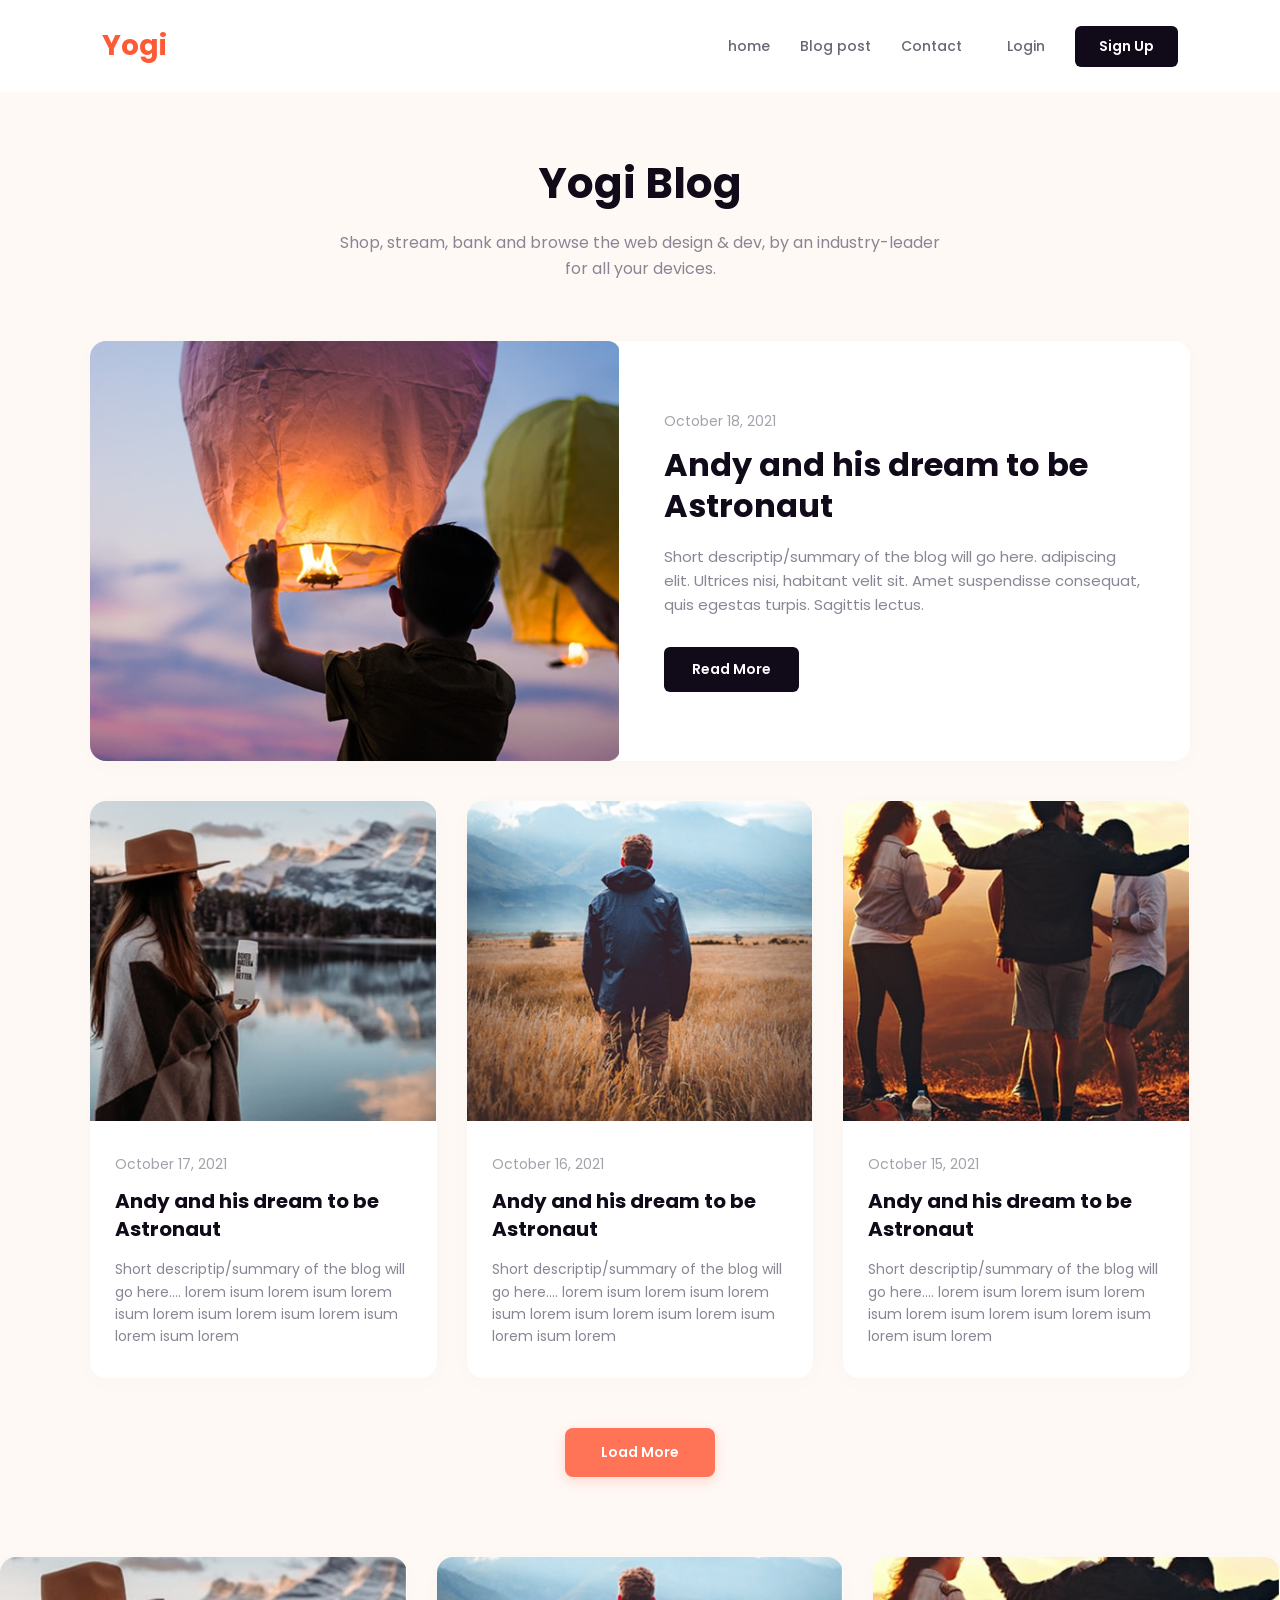
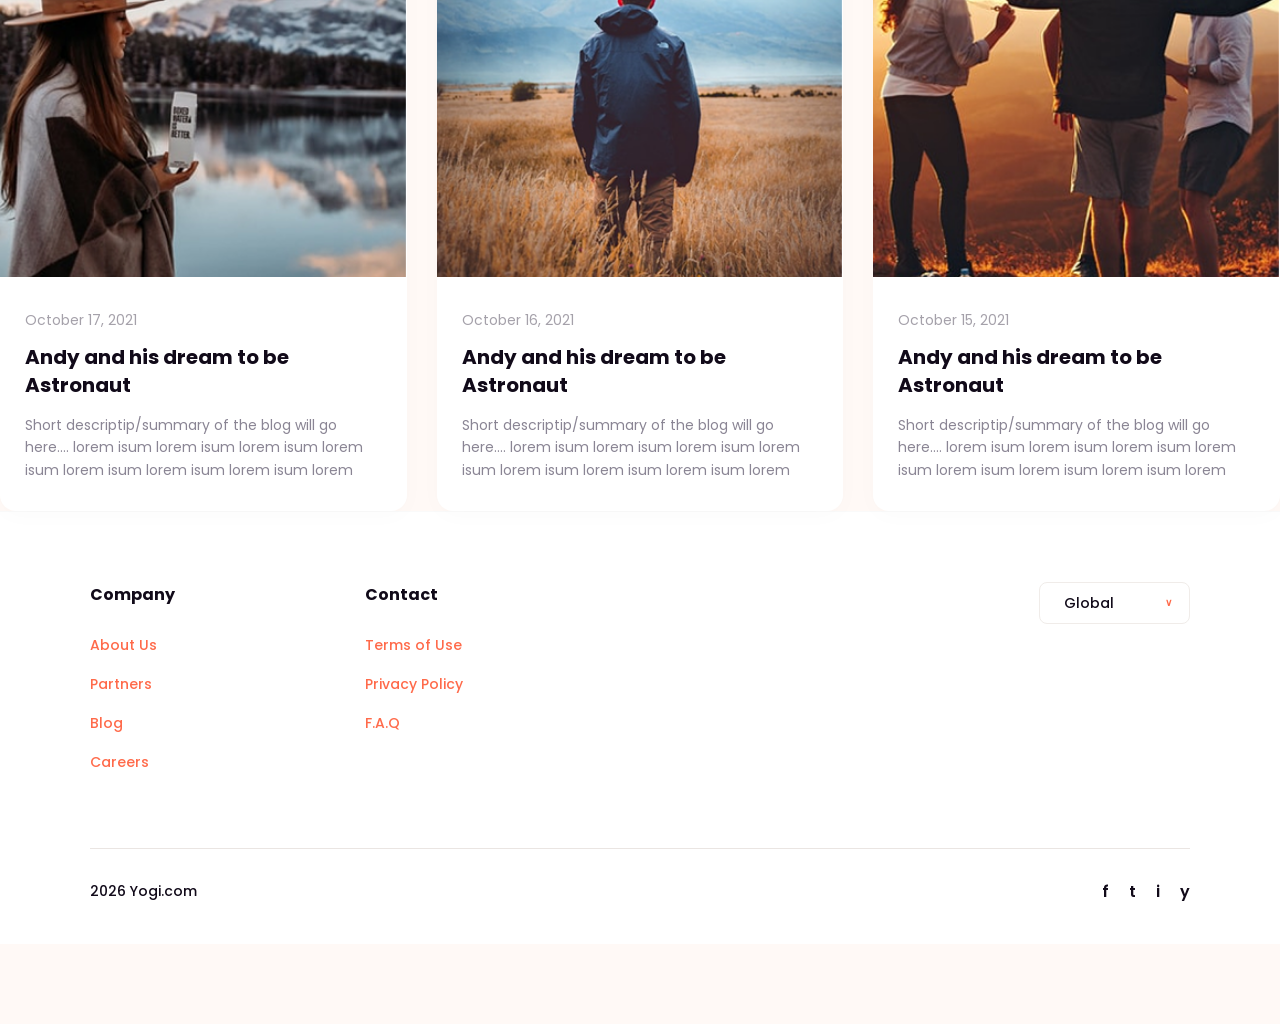
<file: pages/Blog.html>
<!DOCTYPE html>
<html lang="uz">
<head>
    <meta charset="UTF-8">
    <meta name="viewport" content="width=device-width, initial-scale=1.0">
    <title>Document</title>
    <link rel="preconnect" href="https://fonts.googleapis.com">
    <link rel="preconnect" href="https://fonts.gstatic.com" crossorigin>
    <link href="https://fonts.googleapis.com/css2?family=Poppins:wght@400;500;600;700&display=swap" rel="stylesheet">
    <link rel="stylesheet" href="../css/Blog.css">
</head>
<body>

    <header class="navbar">
        <div class="logo">Yogi</div>
        <nav class="nav-links">
            <a href="">home</a>
            <a href="">Blog post</a>
            <a href="">Contact</a>
            <a href="" class="btn-login">Login</a>
            <a href="" class="btn-signup">Sign Up</a>
        </nav>
    </header>

    <main class="container">
        
        <section class="blog-header">
            <h1>Yogi Blog</h1>
            <p>Shop, stream, bank and browse the web design & dev, by an industry-leader for all your devices.</p>
        </section>

        <section class="featured-post">
            <div class="featured-img-wrapper">
                <img src="../imgs/img1.png" alt="">
            </div>
            <div class="featured-content">
                <span class="date">October 18, 2021</span>
                <h2>Andy and his dream to be Astronaut</h2>
                <p>Short descriptip/summary of the blog will go here. adipiscing elit. Ultrices nisi, habitant velit sit. Amet suspendisse consequat, quis egestas turpis. Sagittis lectus.</p>
                <button class="btn-readmore">Read More</button>
            </div>
        </section>

        <section class="posts-grid">
            
            <article class="post-card">
                <div class="card-img-wrapper">
                    <img src="../imgs/img2.png" alt="">
                </div>
                <div class="card-content">
                    <span class="date">October 17, 2021</span>
                    <h3>Andy and his dream to be Astronaut</h3>
                    <p>Short descriptip/summary of the blog will go here.... lorem isum lorem isum lorem isum lorem isum lorem isum lorem isum lorem isum lorem</p>
                </div>
            </article>

            <article class="post-card">
                <div class="card-img-wrapper">
                    <img src="../imgs/img3.png" alt="">
                </div>
                <div class="card-content">
                    <span class="date">October 16, 2021</span>
                    <h3>Andy and his dream to be Astronaut</h3>
                    <p>Short descriptip/summary of the blog will go here.... lorem isum lorem isum lorem isum lorem isum lorem isum lorem isum lorem isum lorem</p>
                </div>
            </article>

            <article class="post-card">
                <div class="card-img-wrapper">
                    <img src="../imgs/img4.png" alt="">
                </div>
                <div class="card-content">
                    <span class="date">October 15, 2021</span>
                    <h3>Andy and his dream to be Astronaut</h3>
                    <p>Short descriptip/summary of the blog will go here.... lorem isum lorem isum lorem isum lorem isum lorem isum lorem isum lorem isum lorem</p>
                </div>
            </article>

        </section>
    </main>
    <div class="container">
    <section class="load-more-section">
        <button class="btn-load-more">Load More</button>
    </section>
</div>
  <section class="posts-grid">
            
            <article class="post-card">
                <div class="card-img-wrapper">
                    <img src="../imgs/img2.png" alt="">
                </div>
                <div class="card-content">
                    <span class="date">October 17, 2021</span>
                    <h3>Andy and his dream to be Astronaut</h3>
                    <p>Short descriptip/summary of the blog will go here.... lorem isum lorem isum lorem isum lorem isum lorem isum lorem isum lorem isum lorem</p>
                </div>
            </article>

            <article class="post-card">
                <div class="card-img-wrapper">
                    <img src="../imgs/img3.png" alt="">
                </div>
                <div class="card-content">
                    <span class="date">October 16, 2021</span>
                    <h3>Andy and his dream to be Astronaut</h3>
                    <p>Short descriptip/summary of the blog will go here.... lorem isum lorem isum lorem isum lorem isum lorem isum lorem isum lorem isum lorem</p>
                </div>
            </article>

            <article class="post-card">
                <div class="card-img-wrapper">
                    <img src="../imgs/img4.png" alt="">
                </div>
                <div class="card-content">
                    <span class="date">October 15, 2021</span>
                    <h3>Andy and his dream to be Astronaut</h3>
                    <p>Short descriptip/summary of the blog will go here.... lorem isum lorem isum lorem isum lorem isum lorem isum lorem isum lorem isum lorem</p>
                </div>
            </article>

        </section>

<footer class="footer">
    <div class="container">
        <div class="footer-grid">
            
            <div class="footer-col">
                <h4>Company</h4>
                <ul>
                    <li><a href="#">About Us</a></li>
                    <li><a href="#">Partners</a></li>
                    <li><a href="#">Blog</a></li>
                    <li><a href="#">Careers</a></li>
                </ul>
            </div>

            <div class="footer-col">
                <h4>Contact</h4>
                <ul>
                    <li><a href="#">Terms of Use</a></li>
                    <li><a href="#">Privacy Policy</a></li>
                    <li><a href="#">F.A.Q</a></li>
                </ul>
            </div>

            <div class="footer-col right">
                <div class="dropdown-wrapper">
                    <select class="global-dropdown">
                        <option>Global</option>
                        <option>Uzbekistan</option>
                    </select>
                </div>
            </div>

        </div>

        <div class="footer-bottom">
            <div class="copyright">
                 2026 Yogi.com
            </div>
            <div class="social-links">
                <a href="" class="social-icon">f</a>
                <a href="" class="social-icon">t</a>
                <a href="" class="social-icon">i</a>
                <a href="" class="social-icon">y</a>
            </div>
        </div>
    </div>
</footer>

</body>
</html>
</file>
<file: css/Blog.css>
* {
    margin: 0;
    padding: 0;
    box-sizing: border-box;
    font-family: 'Poppins', sans-serif;
}

body {
    background-color: #FFF9F6; 
    color: #110A19;
    padding-bottom: 80px;
}

.navbar {
    display: flex;
    justify-content: space-between;
    align-items: center;
    padding: 25px 8%;
    background-color: #FFFFFF;
}

.logo {
    font-size: 28px;
    font-weight: 700;
    color: #FF5A36; 
}

.nav-links {
    display: flex;
    align-items: center;
    gap: 30px;
}

.nav-links a {
    text-decoration: none;
    color: #6B6675;
    font-size: 14px;
    font-weight: 500;
    transition: color 0.3s;
}

.nav-links a:hover {
    color: #110A19;
}

.btn-login {
    margin-left: 15px;
}

.btn-signup {
    background-color: #110A19;
    color: #FFFFFF !important;
    padding: 10px 24px;
    border-radius: 6px;
    font-weight: 600 !important;
}

.container {
    max-width: 1140px;
    margin: 0 auto;
    padding: 0 20px;
}

.blog-header {
    text-align: center;
    margin: 60px 0;
}

.blog-header h1 {
    font-size: 42px;
    font-weight: 700;
    color: #110A19;
    margin-bottom: 15px;
}

.blog-header p {
    color: #8A8594;
    font-size: 16px;
    max-width: 600px;
    margin: 0 auto;
    line-height: 1.6;
}

.featured-post {
    display: flex;
    background: #FFFFFF;
    border-radius: 16px;
    overflow: hidden;
    box-shadow: 0 4px 24px rgba(0, 0, 0, 0.02);
    margin-bottom: 40px;
}

.featured-img-wrapper {
    flex: 1.1;
    height: 420px;
}

.featured-img-wrapper img {
    width: 100%;
    height: 100%;
    object-fit: cover;
}

.featured-content {
    flex: 1;
    padding: 45px;
    display: flex;
    flex-direction: column;
    justify-content: center;
}

.date {
    font-size: 14px;
    color: #A5A1AA;
    margin-bottom: 12px;
    display: inline-block;
}

.featured-content h2 {
    font-size: 32px;
    font-weight: 700;
    line-height: 1.3;
    margin-bottom: 18px;
    color: #110A19;
}

.featured-content p {
    color: #8A8594;
    font-size: 15px;
    line-height: 1.6;
    margin-bottom: 30px;
}

.btn-readmore {
    align-self: flex-start;
    background-color: #110A19;
    color: #FFFFFF;
    border: none;
    padding: 12px 28px;
    border-radius: 6px;
    font-size: 14px;
    font-weight: 600;
    cursor: pointer;
    display: flex;
    align-items: center;
    gap: 8px;
}

.posts-grid {
    display: grid;
    grid-template-columns: repeat(3, 1fr);
    gap: 30px;
}

.post-card {
    background: #FFFFFF;
    border-radius: 16px;
    overflow: hidden;
    box-shadow: 0 4px 24px rgba(0, 0, 0, 0.02);
    display: flex;
    flex-direction: column;
}

.card-img-wrapper {
    height: 320px;
}

.card-img-wrapper img {
    width: 100%;
    height: 100%;
    object-fit: cover;
}

.card-content {
    padding: 30px 25px;
}

.post-card h3 {
    font-size: 20px;
    font-weight: 700;
    line-height: 1.4;
    margin-bottom: 15px;
    color: #110A19;
}

.post-card p {
    color: #8A8594;
    font-size: 14px;
    line-height: 1.6;
}
.load-more-section {
    text-align: center;
    margin: 50px 0 80px 0;
}

.btn-load-more {
    background-color: #FF7356; 
    color: #FFFFFF;
    border: none;
    padding: 14px 36px;
    font-size: 14px;
    font-weight: 600;
    border-radius: 8px;
    cursor: pointer;
    box-shadow: 0 4px 14px rgba(255, 115, 86, 0.25);
    transition: background-color 0.3s, transform 0.2s;
}

.btn-load-more:hover {
    background-color: #E65B3E;
    transform: translateY(-1px);
}

.footer {
    background-color: #FFFFFF;
    padding: 70px 0 40px 0;
    border-top: 1px solid rgba(0, 0, 0, 0.02);
}

.footer-grid {
    display: flex;
    justify-content: flex-start;
    margin-bottom: 60px;
}

.footer-col {
    flex: 0 0 25%; 
}

.footer-col.right {
    flex: 1;
    text-align: right; 
}

.footer-col h4 {
    font-size: 16px;
    font-weight: 700;
    color: #110A19;
    margin-bottom: 25px;
}

.footer-col ul {
    list-style: none;
}

.footer-col ul li {
    margin-bottom: 14px;
}

.footer-col ul li a {
    text-decoration: none;
    color: #FF6A4A;
    font-size: 14px;
    font-weight: 500;
    transition: opacity 0.2s;
}

.footer-col ul li a:hover {
    opacity: 0.8;
}

.dropdown-wrapper {
    display: inline-block;
    position: relative;
}

.global-dropdown {
    background-color: #FFFFFF;
    border: 1px solid #F0ECE9;
    padding: 10px 24px;
    border-radius: 8px;
    color: #110A19;
    font-size: 14px;
    font-weight: 500;
    appearance: none;
    -webkit-appearance: none;
    padding-right: 45px;
    cursor: pointer;
}

.dropdown-wrapper::after {
    content: '∨';
    font-size: 10px;
    color: #FF6A4A;
    position: absolute;
    right: 18px;
    top: 50%;
    transform: translateY(-50%);
    pointer-events: none;
    font-weight: bold;
}

.footer-bottom {
    border-top: 1px solid #EAE5E2;
    padding-top: 30px;
    display: flex;
    justify-content: space-between;
    align-items: center;
}

.copyright {
    font-size: 14px;
    color: #110A19;
    font-weight: 500;
}

.social-links {
    display: flex;
    gap: 20px;
}

.social-icon {
    text-decoration: none;
    color: #110A19;
    font-size: 16px;
    font-weight: 600;
    transition: color 0.2s;
}

.social-icon:hover {
    color: #FF6A4A;
}

@media (max-width: 768px) {
    .footer-grid {
        flex-direction: column;
        gap: 35px;
    }
    .footer-col.right {
        text-align: left;
    }
    .footer-bottom {
        flex-direction: column;
        gap: 20px;
        text-align: center;
    }
}

@media (max-width: 992px) {
    .featured-post {
        flex-direction: column;
    }
    .featured-img-wrapper {
        height: 300px;
    }
    .posts-grid {
        grid-template-columns: repeat(2, 1fr);
    }
}

@media (max-width: 650px) {
    .posts-grid {
        grid-template-columns: 1fr;
    }
    .navbar {
        flex-direction: column;
        gap: 15px;
    }
}
</file>
